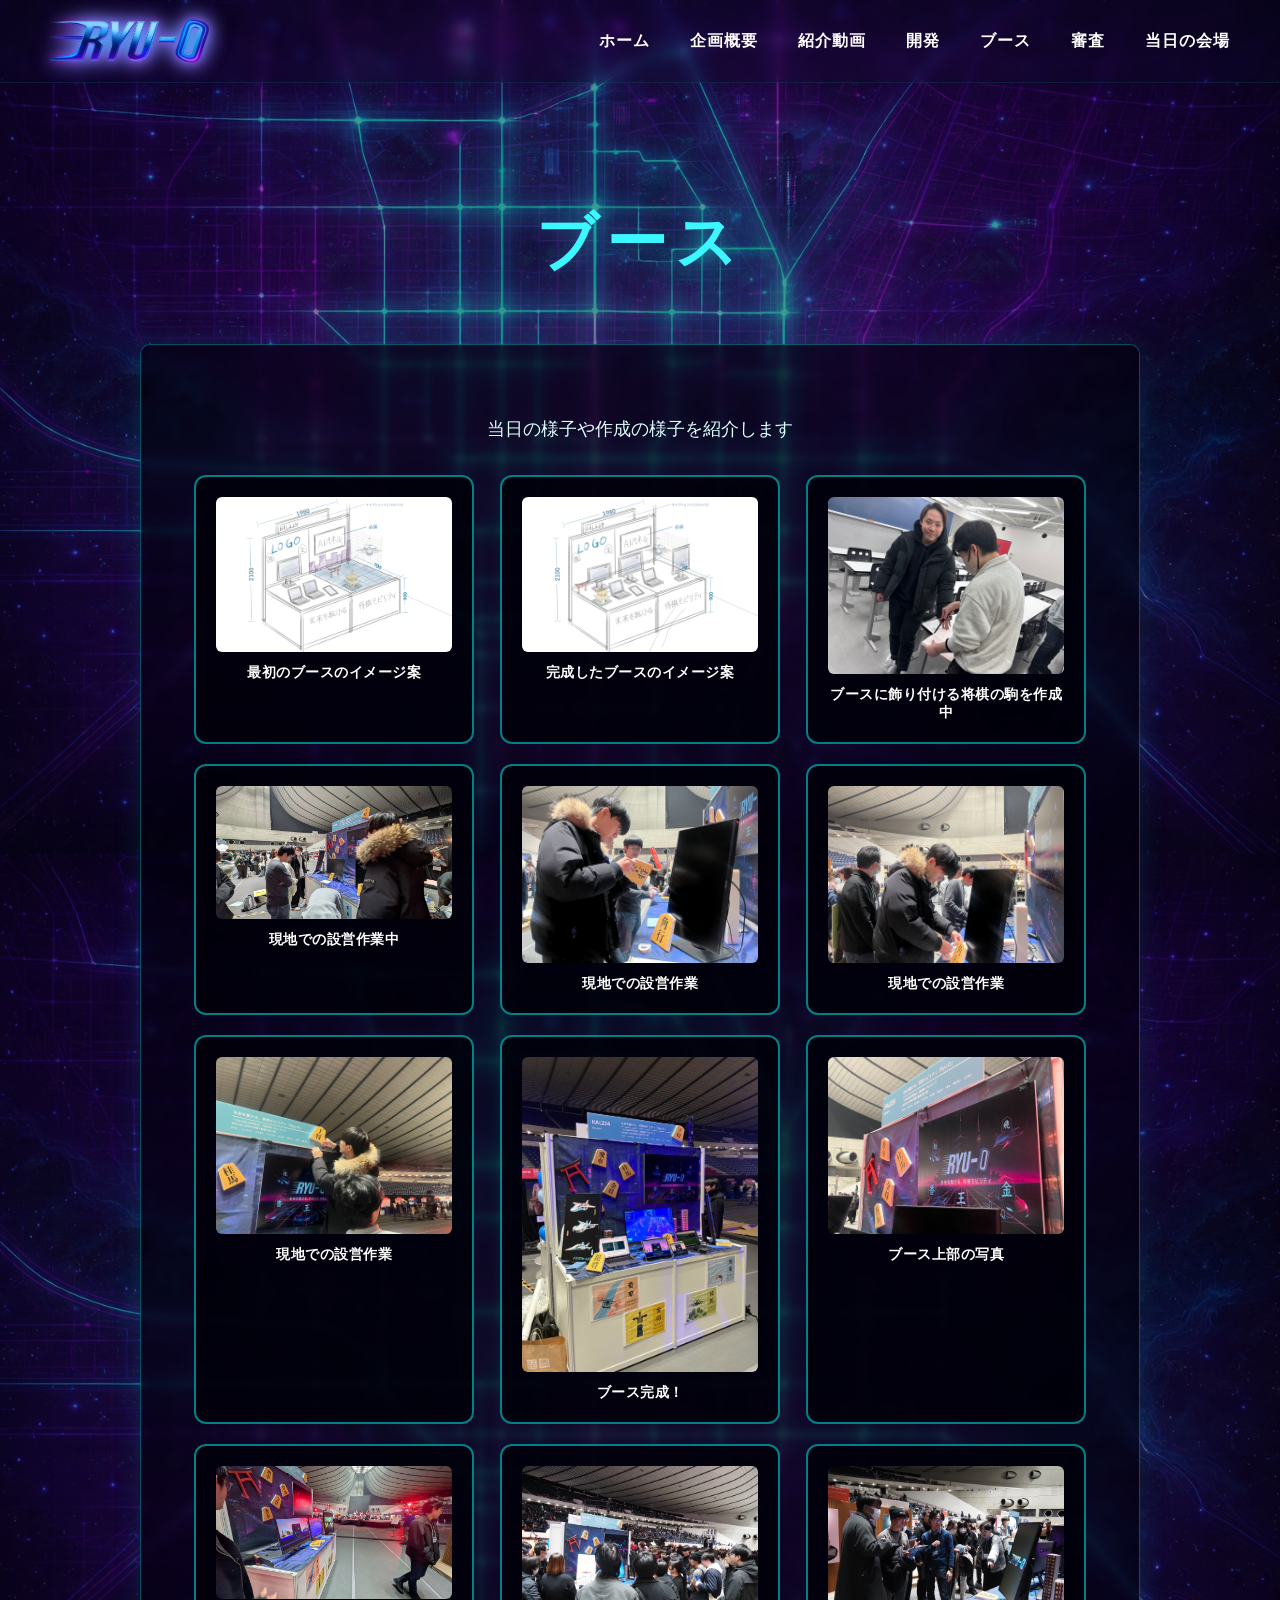
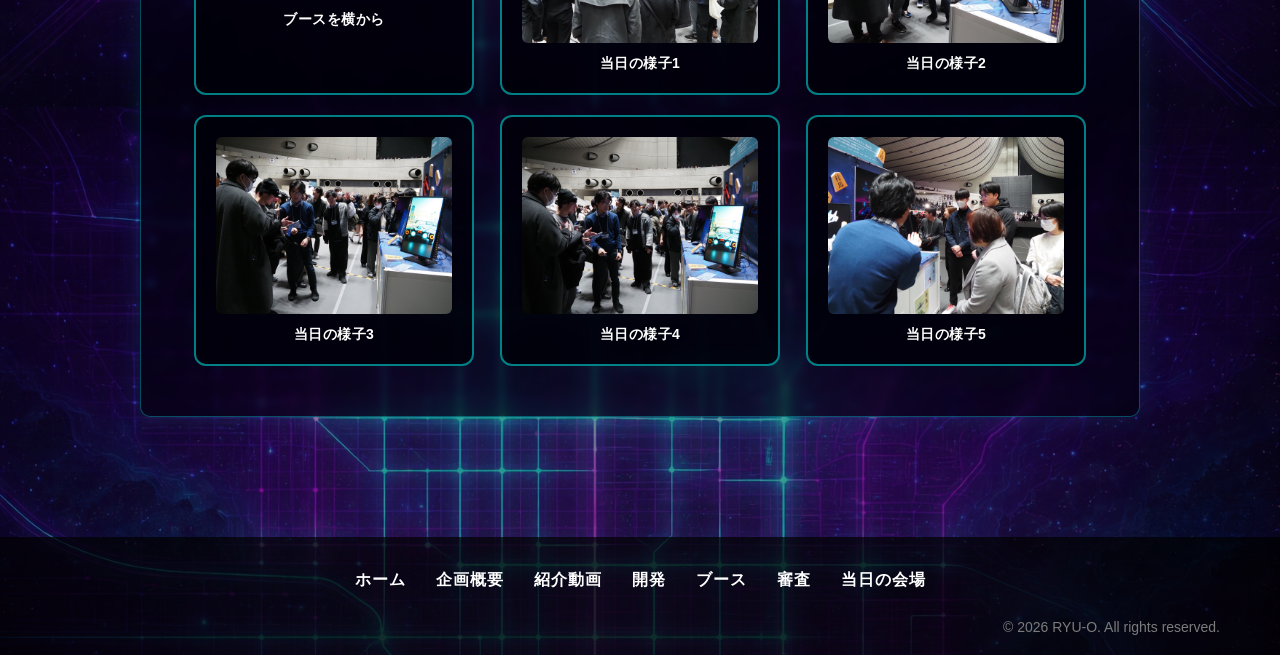
<file: booth.html>
<!DOCTYPE html>
<html lang="ja">
<head>
    <meta charset="UTF-8">
    <meta name="viewport" content="width=device-width, initial-scale=1.0">
    <title>ブースについて</title>
    <link rel="stylesheet" href="styles.css">
    <link rel="stylesheet" href="booth_styles.css">
</head>
<body>
    <header class="nav">
    <div class="nav-logo">
        <img src="img/logo.png" alt="RYU-O Logo" class="logo-img">
    </div>
    <nav>
        <ul>
            <li><a href="index.html">ホーム</a></li>
            <li><a href="Introduction.html">企画概要</a></li>
            <li><a href="movie.html">紹介動画</a></li>
            <li><a href="develop.html">開発</a></li>
            <li><a href="booth.html">ブース</a></li>
            <li><a href="review.html">審査</a></li>
            <li><a href="venue.html">当日の会場</a></li>
        </ul>
    </nav>
    </header>

    <section class="booth-section">
        <h3 style="font-family: 'Bebas Neue'; font-size: clamp(2.5rem, 5vw, 3.8rem); letter-spacing: 8px; color: var(--neon-cyan); margin-bottom: 60px; text-shadow: 0 0 20px rgba(60,247,255,0.3);color: #3cf7ff">
      ブース
    </h3>
        <div class="booth-content-box">
            <!-- <h2>ブースについて</h2> -->
            <p class="booth-lead">当日の様子や作成の様子を紹介します</p>

            <div class="booth-gallery">
                <div class="booth-card">
                    <img src="booth_img/1st_image.jpg" alt="当初のイメージ図">
                    <div class="booth-card-caption">最初のブースのイメージ案</div>
                </div>

                <div class="booth-card">
                    <img src="booth_img/last_image.png" alt="完成したブースのイメージ図">
                    <div class="booth-card-caption">完成したブースのイメージ案</div>
                </div>

                <div class="booth-card">
                    <img src="booth_img/sakusei1.jpg" alt="将棋の駒を作成中">
                    <div class="booth-card-caption">ブースに飾り付ける将棋の駒を作成中</div>
                </div>

                <div class="booth-card">
                    <img src="booth_img/honnban_sakusei.jpg" alt="現地での設営作業">
                    <div class="booth-card-caption">現地での設営作業中</div>
                </div>

                <div class="booth-card">
                    <img src="booth_img/honnban_sakusei2.jpg" alt="現地での設営作業２">
                    <div class="booth-card-caption">現地での設営作業</div>
                </div>

                <div class="booth-card">
                    <img src="booth_img/honnban_sakusei3.jpg" alt="現地での設営作業３">
                    <div class="booth-card-caption">現地での設営作業</div>
                </div>

                <div class="booth-card">
                    <img src="booth_img/honnban_sakusei4.jpg" alt="現地での設営作業４">
                    <div class="booth-card-caption">現地での設営作業</div>
                </div>

                <div class="booth-card">
                    <img src="booth_img/kannsei_image.jpg" alt="ブース完成写真">
                    <div class="booth-card-caption">ブース完成！</div>
                </div>

                <div class="booth-card">
                    <img src="booth_img/tennzi_ue.jpg" alt="ブース上部の写真">
                    <div class="booth-card-caption">ブース上部の写真</div>
                </div>
                <div class="booth-card">
                    <img src="booth_img/tennzi_yoko.jpg" alt="ブースの横からの写真">
                    <div class="booth-card-caption">ブースを横から</div>
                </div>
                <div class="booth-card">
                    <img src="booth_img/touzitu_1.JPG" alt="当日の様子写真">
                    <div class="booth-card-caption">当日の様子1</div>
                </div>
                <div class="booth-card">
                    <img src="booth_img/touzitu_2.JPG" alt="当日の様子２">
                    <div class="booth-card-caption">当日の様子2</div>
                </div>
                <div class="booth-card">
                    <img src="booth_img/touzitu_3.JPG" alt="当日の様子３">
                    <div class="booth-card-caption">当日の様子3</div>
                </div>
                <div class="booth-card">
                    <img src="booth_img/touzitu_4.JPG" alt="当日の様子４">
                    <div class="booth-card-caption">当日の様子4</div>
                </div>
                <div class="booth-card">
                    <img src="booth_img/touzitu_5.JPG" alt="当日の様子５">
                    <div class="booth-card-caption">当日の様子5</div>
                </div>
                

            </div>
        </div>
    </section>
    <footer>
       
        <div class="footer-nav">
            <nav>
                <ul>
                    <li><a href="index.html" class="footer-link">ホーム</a></li>
                    <li><a href="Introduction.html">企画概要</a></li>
                    <li><a href="movie.html" class="footer-link">紹介動画</a></li>
                    <li><a href="develop.html" class="footer-link">開発</a></li>
                    <li><a href="booth.html" class="footer-link">ブース</a></li>
                    <li><a href="review.html" class="footer-link">審査</a></li>
                    <li><a href="venue.html" class="footer-link">当日の会場</a></li>
                </ul>
            </nav>
        </div>
        <div class="copylight">&copy; 2026 RYU-O. All rights reserved.</div>
    </footer>

    <script src="script.js"></script>
</body>
</html>
</file>
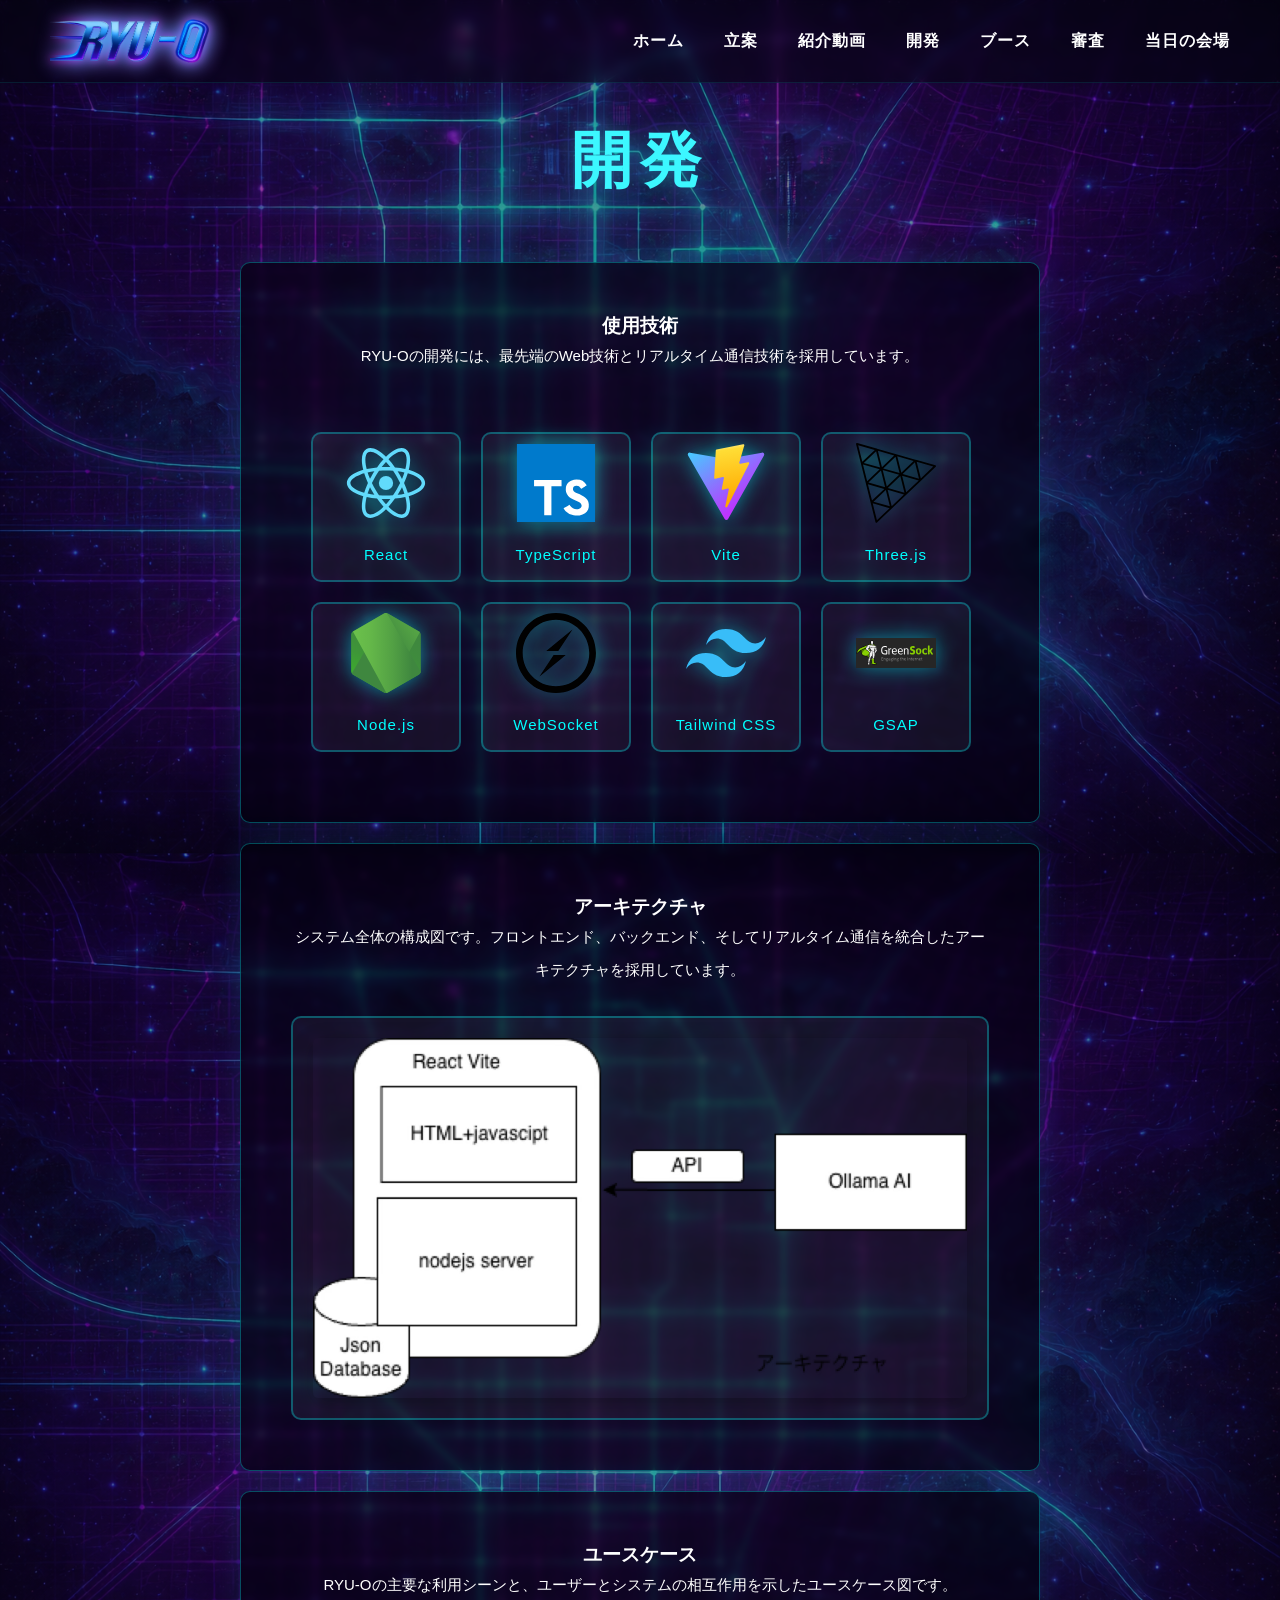
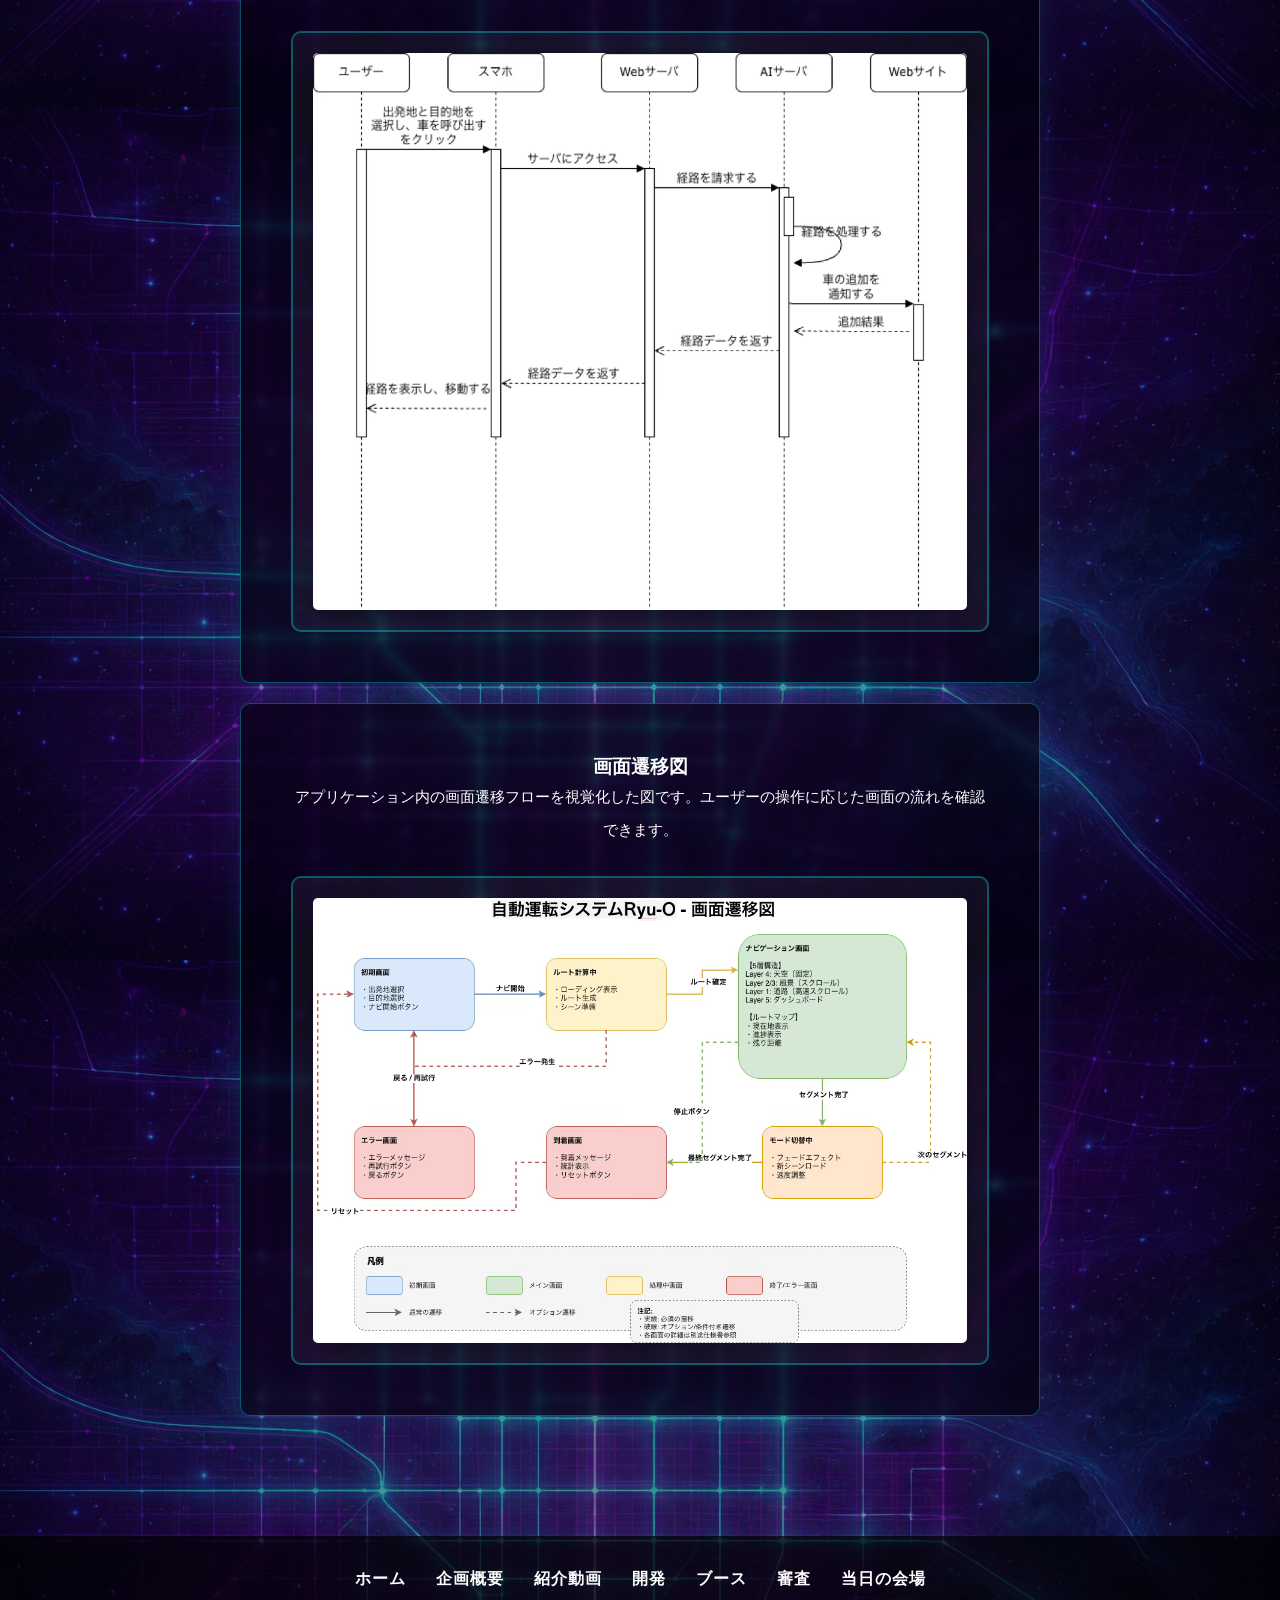
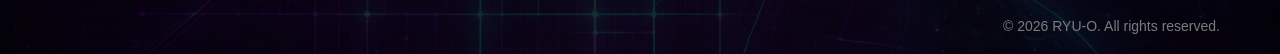
<file: develop.html>
<!DOCTYPE html>
<html lang="ja">
<head>
    <meta charset="UTF-8">
    <meta name="viewport" content="width=1440">
    <title>開発 - RYU-O</title>
    <link rel="stylesheet" href="styles.css">
    <link rel="stylesheet" href="develop.css">
    <script src="script.js"></script>
</head>

<body>
    <header class="nav">
    <div class="nav-logo">
        <img src="img/logo.png" alt="RYU-O Logo" class="logo-img">
    </div>
    <nav>
        <ul>
            <li><a href="index.html">ホーム</a></li>
            <li><a href="Introduction.html">立案</a></li>
            <li><a href="movie.html">紹介動画</a></li>
            <li><a href="develop.html">開発</a></li>
            <li><a href="booth.html">ブース</a></li>
            <li><a href="review.html">審査</a></li>
            <li><a href="venue.html">当日の会場</a></li>
        </ul>
    </nav>
    </header>
    <section class="section">
        <h3 style="font-family: 'Bebas Neue'; font-size: clamp(2.5rem, 5vw, 3.8rem); letter-spacing: 8px; color: var(--neon-cyan); margin-bottom: 60px; text-shadow: 0 0 20px rgba(60,247,255,0.3); color: #3cf7ff">
      開発
    </h3>
        <!-- 使用技術 -->
        <div class="content-box">
            <h3>使用技術</h3>
            <p>
                RYU-Oの開発には、最先端のWeb技術とリアルタイム通信技術を採用しています。
            </p>
            
            <div class="tech-grid">
                <div class="tech-item">
                    <img src="img/develop/logo/react.svg" alt="React" class="tech-logo">
                    <p class="tech-name">React</p>
                </div>
                <div class="tech-item">
                    <img src="img/develop/logo/typescript.svg" alt="TypeScript" class="tech-logo">
                    <p class="tech-name">TypeScript</p>
                </div>
                <div class="tech-item">
                    <img src="img/develop/logo/vite.svg" alt="Vite" class="tech-logo">
                    <p class="tech-name">Vite</p>
                </div>
                <div class="tech-item">
                    <img src="img/develop/logo/threejs.svg" alt="Three.js" class="tech-logo">
                    <p class="tech-name">Three.js</p>
                </div>
                <div class="tech-item">
                    <img src="img/develop/logo/nodejs.svg" alt="Node.js" class="tech-logo">
                    <p class="tech-name">Node.js</p>
                </div>
                <div class="tech-item">
                    <img src="img/develop/logo/websocket.svg" alt="WebSocket" class="tech-logo">
                    <p class="tech-name">WebSocket</p>
                </div>
                <div class="tech-item">
                    <img src="img/develop/logo/tailwind.svg" alt="Tailwind CSS" class="tech-logo">
                    <p class="tech-name">Tailwind CSS</p>
                </div>
                <div class="tech-item">
                    <img src="img/develop/logo/gsap.svg" alt="GSAP" class="tech-logo">
                    <p class="tech-name">GSAP</p>
                </div>
            </div>
        </div>

        <!-- アーキテクチャ -->
        <div class="content-box">
            <h3>アーキテクチャ</h3>
            <p>
                システム全体の構成図です。フロントエンド、バックエンド、そしてリアルタイム通信を統合したアーキテクチャを採用しています。
            </p>
            <div class="diagram-container">
                <img src="img/develop/1.png" alt="アーキテクチャ図" class="diagram-img">
            </div>
        </div>

        <!-- ユースケース -->
        <div class="content-box">
            <h3>ユースケース</h3>
            <p>
                RYU-Oの主要な利用シーンと、ユーザーとシステムの相互作用を示したユースケース図です。
            </p>
            <div class="diagram-container">
                <img src="img/develop/2.png" alt="ユースケース図" class="diagram-img">
            </div>
        </div>

        <!-- 画面遷移図 -->
        <div class="content-box">
            <h3>画面遷移図</h3>
            <p>
                アプリケーション内の画面遷移フローを視覚化した図です。ユーザーの操作に応じた画面の流れを確認できます。
            </p>
            <div class="diagram-container">
                <img src="img/develop/3.png" alt="画面遷移図" class="diagram-img">
            </div>
        </div>

    </section>
    <footer>
        
        <div class="footer-nav">
            <nav>
                <ul>
                    <li><a href="index.html" class="footer-link">ホーム</a></li>
                    <li><a href="Introduction.html">企画概要</a></li>
                    <li><a href="movie.html" class="footer-link">紹介動画</a></li>
                    <li><a href="develop.html" class="footer-link">開発</a></li>
                    <li><a href="booth.html" class="footer-link">ブース</a></li>
                    <li><a href="review.html" class="footer-link">審査</a></li>
                    <li><a href="venue.html" class="footer-link">当日の会場</a></li>
                </ul>
            </nav>
        </div>
        <div class="copylight">&copy; 2026 RYU-O. All rights reserved.</div>
    </footer>

</body>
</html>
</file>
<file: styles.css>
@charset "UTF-8";

/* Reset */
* {
    margin: 0;
    padding: 0;
    box-sizing: border-box;
}

body {
    /*background-color: #050510;  画像読み込み前のデフォルト色（非常に暗い紺色） */
    
    /* ▼▼▼ 背景画像を適用（背景ファイル名を確認してください） ▼▼▼ */
    background-image: url('img/bg.png');
    background-color: rgba(0, 0, 0, 0.5); /* 黒の半透明 */
    background-repeat: repeat-y; /* 縦方向に繰り返す */
    background-position: center top; /* 中央上部を基準 */
    background-size: 100% auto; /* 幅をコンテナに合わせて拡大縮小 */
    /* ▲▲▲▲▲▲▲▲▲▲▲▲▲▲▲▲▲▲▲▲▲▲▲▲▲▲ */

    color: #fff;
    /* 英文はOrbitron、日本語はDotGothic16を優先適用 */
    font-family: 'Orbitron', 'DotGothic16', sans-serif;
    overflow-x: hidden;
    width: 100%;
    max-width: 1440px; /* 最大幅を指定してレイアウトを崩さない */
    margin: 0 auto;
    position: relative;
}
body::before {
  content: "";
  position: absolute;
  top: 0;
  left: 0;
  width: 100%;
  height: 100%;
  background-color: rgba(0, 0, 0, 0.4); /* 黒の半透明 */
  pointer-events: none; 
  z-index: 0;
}
/* tech-row: テキストと画像を1:1で横並びにするラッパー */

.tech-row {
    display: flex;
    width: 100%;
    gap: 40px;
    align-items: center;
}
.tech-text {
    flex: 1;
}
.tech-images {
    flex: 1;
    display: flex;
    justify-content: center;
    align-items: center;
    flex-direction: column;
}


/* Common Utilities */
.common-utility {
    width: 100%;
    max-width: 480px; /* 必要に応じて画像の最大幅を調整 */
    font-family: 'Orbitron', sans-serif;
    text-transform: uppercase;
    text-shadow:
        0 0 5px rgba(255, 255, 255, 0.8),
        0 0 10px rgba(0, 255, 255, 0.5),
        0 0 20px rgba(0, 255, 255, 0.3);
    letter-spacing: 2px;
}


/* Side-by-side helper: 文字の隣に画像を配置する汎用クラス */
.side-by-side {
    display: flex;
    align-items: center;
    gap: 24px;
}
.side-by-side .side-text {
    flex: 1 1 auto;
}
.side-by-side .side-image {
    flex: 0 0 320px; /* 画像の基本幅 */
}
.side-by-side .side-image img {
    width: 100%;
    height: auto;
    display: block;
}

/* Navigation */
.nav {
    width: 100%;
    max-width: 1440px; /* コンテナ幅に合わせて中央揃え */
    padding: 25px 50px;
    font-family: 'Orbitron', sans-serif;
    position: fixed;
    top: 0;
    z-index: 100;
    display: flex;
    justify-content: space-between;
    align-items: center;
    background: rgba(5, 5, 16, 0.5); /* 背景が見えるように半透明に調整 */
    backdrop-filter: blur(5px);
    border-bottom: 1px solid rgba(0, 255, 255, 0.1);
}

/* ロゴ画像コンテナ */
.nav-logo {
    display: flex;
    align-items: center;
    height: 32px;
}

/* ロゴ画像スタイル */
.logo-img {
    height: 140%;
    width: auto;
    /* ロゴ画像にネオン効果を追加 */
    filter: drop-shadow(0 0 10px #00ffff) drop-shadow(0 0 5px #ff00ff);
}

.nav ul {
    list-style: none;
    display: flex;
    gap: 40px;
}

.nav ul li a {
    color: #fff;
    text-decoration: none;
    font-size: 16px;
    font-weight: 700;
    letter-spacing: 1px;
    transition: 0.3s;
}

.nav ul li a:hover {
    color: #00ffff;
    text-shadow: 0 0 8px #00ffff;
}

/* Hero Section */
.hero {
    width: 100%;
    margin-top: 0; /* ページトップに配置 */
    position: relative;
    top: 0;
    /* 必要に応じてナビゲーションの高さ分だけ余白を追加してください（例: padding-top: 80px;） */
}

.hero-img {
    width: 100%;
    display: block;
    /* ヘッダー画像が背景と自然に混ざるように下部グラデーションマスク処理 */
    mask-image: linear-gradient(to bottom, black 80%, transparent 100%);
    -webkit-mask-image: linear-gradient(to bottom, black 80%, transparent 100%);
}

/* Section Common Style */
.section {
    width: 100%;
    padding: 120px 0;
    text-align: center;
    position: relative;
    /* ▼▼▼ 背景の途切れ防止：body背景を使用するため、個別セクション背景は削除 ▼▼▼ */
    background: none !important;
}

.section h2 {
    font-size: 56px;
    font-weight: 700;
    margin-bottom: 60px;
    color: #fff;
}


/* 横に流れるコンテンツ*/
.view-port {
    overflow: hidden;
    width: 100%;
    padding: 20px 0;
    margin-right: 20px;
}

.drive-container {
    display: flex;
    width: max-content;
}

.drive-container:hover {
    animation-play-state: paused; /* マウスが乗ったら停止 */
    cursor: pointer;             /* 指マークにするとクリックできることが伝わりやすい */
}

/* アニメーション自体の設定 */
.is-animation {
    animation: loop-scroll 20s linear infinite;
}

@keyframes loop-scroll {
    from { transform: translateX(0); }
    to { transform: translateX(-50%); } /* JSで2倍に増やすので-50%で完結 */
}

.drive-card {
    flex-shrink: 0;
    width: 200px;
    margin: 0 10px;
    /* ここにカードのデザイン（背景色や枠線など）を追加 */
}

/* ポップアップ外枠（背景：画面全体を覆う） */
.modal-overlay {
    display: none; /* 初期状態は非表示 */
    position: fixed;
    top: 0;
    left: 0;
    width: 100%;
    height: 100%;
    background: rgba(0, 0, 0, 0.85); /* 少し暗めの背景 */
    z-index: 9999; /* 一番手前に表示 */
    
    /* 真ん中に配置するための設定 */
    justify-content: center;
    align-items: center;
}

/* ポップアップの中身（ここを80%にする） */
.modal-content {
    position: relative;
    width: 80%;  /* 画面横幅の80% */
    height: 80%; /* 画面高さの80% */
    padding: 20px;
    border-radius: 15px;
    box-shadow: 0 0 20px rgba(0,0,0,0.5);
    
    /* 中の画像を中央に寄せる */
    display: flex;
    flex-direction: column;
    justify-content: center;
    align-items: center;
}

/* ポップアップ内の画像 */
.modal-content img {
    max-width: 100%;  /* 枠からはみ出さない */
    max-height: 100%; /* 枠からはみ出さない */
    object-fit: contain; /* 縦横比を維持して枠内に収める */
    border-radius: 8px;
}

/* 閉じるボタンの位置調整 */
.close-btn {
    position: absolute;
    top: 10px;
    right: 20px;
    font-size: 40px;
    color: #fff;
    cursor: pointer;
    line-height: 1;
}

/* 可読性のためのコンテンツボックススタイル */
.content-box {
    max-width: 800px;
    margin: 0 auto;
    background: rgba(0, 0, 10, 0.6);
    padding: 50px;
    border: 1px solid rgba(0, 255, 255, 0.3);
    box-shadow: 0 0 30px rgba(0, 255, 255, 0.1);
    backdrop-filter: blur(3px);
    border-radius: 10px;
}

.section p {
    font-size: 20px;
    line-height: 2.2;
    font-weight: 400;
}

/* INTRO */
.intro h3 {
    font-size: 28px;
    margin-bottom: 30px;
    color: #00ffff;
}

.highlight {
    color: #00ffff;
    font-weight: bold;
    text-shadow: 0 0 10px rgba(0,255,255,0.4);
}

/* Technology */
.tech-container {
    display: flex;
    flex-wrap: wrap; /* 小さい画面で折り返す */
    justify-content: center;
    align-items: flex-start;
    background: rgba(0, 0, 10, 0.6);
    padding: 50px;
    border: 1px solid rgba(0, 255, 255, 0.3);
    box-shadow: 0 0 30px rgba(0, 255, 255, 0.1);
    backdrop-filter: blur(3px);
    border-radius: 10px;
    gap: 0px;
    max-width: 800px; /* 広めにして中央のテキストを広げられるように */
    margin: 0 auto;
    text-align: left;
}

.city-run {
    margin-bottom: 80px;
}

/* レスポンシブ: 狭い画面では横並びを縦並びに切替 */
@media (max-width: 900px) {
    .side-by-side,
    .tech-container {
        flex-direction: column;
        gap: 20px;
        align-items: center;
        text-align: center;
    }
    .side-by-side .side-image {
        flex: none;
        width: 80%;
    }
    .tech-images img {
        width: 100%;
    }
    .tech-row {
        flex-direction: column;
        gap: 20px;
        align-items: center;
    }
    .tech-left,
    .tech-right {
        flex: none;
        width: 80%;
    }
    .tech-left img,
    .tech-right img {
        width: 100%;
        transform: none; /* モバイルでは重なり解除 */
        position: static;
    }
    .tech-text {
        max-width: 100%;
        padding: 24px;
        background: rgba(0,0,0,0.6);
    }
}
.tech-row {
    display: flex;
    align-items: center;
    justify-content: center;
    gap: 40px;
    width: 100%;
    position: relative; /* 重なりの基準 */
}

.tech-left,
.tech-right {
    flex: 0 0 320px;
    display: flex;
    flex-direction: column;
    gap: 20px;
    overflow: visible; /* 画像を外にはみ出させる */
}

.tech-left img,
.tech-right img {
    width: 140%; /* 大きめにして中央へはみ出させる */
    height: auto;
    object-fit: contain;
    filter: drop-shadow(0 0 12px rgba(0,255,255,0.45));
    position: relative;
    z-index: 1; /* テキストより下に配置 */
    transition: transform 0.35s, filter 0.35s;
}
.tech-left img { transform: translateX(22px); }
.tech-right img { transform: translateX(-22px); }

.tech-text {
    flex: 1 1 560px; /* 中央を広く取る */
    max-width: 720px;
    padding: 40px 48px;
    text-align: center;
    position: relative;
    z-index: 2; /* 画像より前面に表示 */
}

.phone-text {
    flex: 1 1 560px; /* 中央を広く取る */
    max-width: 720px;
    padding: 0px 48px 0px 0px;
    text-align: center;
    position: relative;
    z-index: 2; /* 画像より前面に表示 */
    margin-left: -60px; /* 左側に移動 */
}

.tech-title {
    font-size: 36px;
    margin-bottom: 10px;
    font-family: 'DotGothic16', sans-serif;
}

.tech-line {
    width: 100%;
    height: 2px;
    background: linear-gradient(90deg, #00ffff, transparent);
    margin-bottom: 40px;
    box-shadow: 0 0 10px #00ffff;
}

.tech-images {
    flex: 1;
    position: absolute;
    right: 0; /* 右側に配置 */
    top: 60%; /* 垂直中央 */
    transform: translateY(-20%); /* 上下中央に調整 */
    flex-direction: column;
    gap: 30px;
    /* position: relative; */
}

.tech-images img {
    width: 100%;         /* 親要素の幅いっぱいに広げる */
    max-width: 300px;    /* ただし、400px以上には巨大化させない */
    height: auto;        /* 高さは自動で比率を維持 */
    display: block;      /* 画像の下の微妙な隙間を消す */
    margin: 30px auto;
    filter: drop-shadow(0 0 8px rgba(0,255,255,0.5));
}

.view-port {
    width: 100%;
    padding: 20px 0;
    margin-top: 50px;
}

.drive-card {
    width: 320px;
    background: rgba(0, 0, 10, 0.7);
    padding: 40px 20px;
    border-radius: 12px;
    border: 2px solid #fff;
    transition: all 0.3s ease;
    backdrop-filter: blur(5px);
    text-align: center;
}

.drive-card:hover {
    transform: translateY(-15px);
}

.card-icon img {
    width: 100%;
    height: 160px;
    object-fit: contain;
    margin-bottom: 30px;
    filter: drop-shadow(0 0 10px currentColor);
}

.drive-card p {
    font-size: 26px;
    font-weight: 700;
    margin-bottom: 10px;
    font-family: 'DotGothic16', sans-serif;
}

.sub-text {
    font-size: 14px;
    color: #ccc;
    letter-spacing: 2px;
    font-family: 'Orbitron', sans-serif;
    display: block;
}

/* Mode Colors (Neon Effects) */
.mode-cyan {
    border-color: #00ffff;
    box-shadow: 0 0 20px rgba(0, 255, 255, 0.4), inset 0 0 20px rgba(0, 255, 255, 0.1);
}
.mode-cyan .card-icon { color: #00ffff; }
.mode-cyan p { color: #00ffff; text-shadow: 0 0 10px #00ffff; }

.mode-magenta {
    border-color: #ff00ff;
    box-shadow: 0 0 20px rgba(255, 0, 255, 0.4), inset 0 0 20px rgba(255, 0, 255, 0.1);
}
.mode-magenta .card-icon { color: #ff00ff; }
.mode-magenta p { color: #ff00ff; text-shadow: 0 0 10px #ff00ff; }

.mode-purple {
    border-color: #bd00ff;
    box-shadow: 0 0 20px rgba(189, 0, 255, 0.4), inset 0 0 20px rgba(189, 0, 255, 0.1);
}
.mode-purple .card-icon { color: #bd00ff; }
.mode-purple p { color: #bd00ff; text-shadow: 0 0 10px #bd00ff; }


/* Smartphone Section */
.tech-line-center {
    width: 200px;
    height: 3px;
    background: #fff;
    margin: 0 auto 60px auto;
    box-shadow: 0 0 15px #fff, 0 0 5px #00ffff;
}

.phone-wrapper {
    display: flex;
    justify-content: center;
    align-items: center;
    gap: 100px;
}

.phone-text {
    text-align: center;
    font-family: 'DotGothic16', sans-serif;
}

.highlight-cyan {
    color: #00ffff;
    font-weight: bold;
    text-shadow: 0 0 10px rgba(0,255,255,0.6);
}

.phone-img {
    width: 320px;
    filter: drop-shadow(0 0 30px rgba(0, 150, 255, 0.6));
    /* transform: rotate(-5deg); */
}

/* Footer Visual */

footer {
    width: 100%;
    background-color: rgba(0, 0, 0, 0.7); /* opacityの代わりにrgbaを使う */;
    display: flex;
    flex-direction: column;
    padding: 25px 10px 10px;
}
.footer-logo {
    display: flex;
    align-items: center;
    margin-top: 20px;
    margin-bottom: 30px;
    margin-left: 50px;
    width: 130px;
    height: 30px;
}

.footer-nav {
    display: flex;
    justify-content: center;
    align-items: center;
    gap: 0 1.5em;
    list-style-type: none;
    margin-bottom: 20px;
    padding: .5em;
    z-index: 100;
}
/* .footer-link{
    color: #fff;
    font-weight: 200;
    text-decoration: none;
} */
.footer-nav ul {
    display: flex;
    justify-content: center;
    font-family: 'Orbitron', sans-serif;
    color: #fff;
    gap: 30px;
    list-style: none!important;
}
.footer-nav ul li a {
    color: #fff;
    text-decoration: none;
    font-size: 16px;
    font-weight: 700;
    letter-spacing: 1px;
    transition: 0.3s;
}
.footer-nav ul li a:hover {
    color: #00ffff;
    text-shadow: 0 0 8px #00ffff;
}
.copylight {
    font-size: 14px;
    color: #ccc;
    margin-right: 50px;
    margin-bottom: 10px;
    text-align: right;
}
</file>
<file: booth_styles.css>
@charset "UTF-8";

/* Booth Page Styles */

/* Booth nav override */
.booth-nav {
    width: 100%;
    max-width: 1440px;
    padding: 25px 50px;
    position: fixed;
    top: 0;
    z-index: 100;
    display: flex;
    justify-content: space-between;
    align-items: center;
    background: rgba(5, 5, 16, 0.5);
    backdrop-filter: blur(5px);
    border-bottom: 1px solid rgba(0, 255, 255, 0.1);
}

.booth-nav-logo {
    display: flex;
    align-items: center;
    height: 32px;
}

.booth-nav-logo img {
    height: 140%;
    width: auto;
    filter: drop-shadow(0 0 10px #00ffff) drop-shadow(0 0 5px #ff00ff);
}

.booth-nav ul {
    list-style: none;
    display: flex;
    gap: 40px;
}

.booth-nav ul li a {
    color: #fff;
    text-decoration: none;
    font-size: 16px;
    font-weight: 700;
    letter-spacing: 1px;
    transition: 0.3s;
}

.booth-nav ul li a:hover {
    color: #00ffff;
    text-shadow: 0 0 8px #00ffff;
}

/* Booth section */
.booth-section {
    width: 100%;
    padding: 120px 0;
    text-align: center;
    position: relative;
    background: none !important;
    margin-top: 82px;
}

.booth-content-box {
    max-width: 1000px;
    margin: 0 auto;
    padding: 50px;
    background: rgba(0, 0, 10, 0.6);
    border: 1px solid rgba(0, 255, 255, 0.3);
    box-shadow: 0 0 30px rgba(0, 255, 255, 0.1);
    backdrop-filter: blur(3px);
    border-radius: 10px;
}

.booth-content-box h2 {
    font-size: 56px;
    font-weight: 700;
    margin-bottom: 20px;
    color: #fff;
}

.booth-lead {
    font-size: 18px;
    color: #dff;
    line-height: 1.8;
    margin-top: 18px;
    font-family: 'DotGothic16', sans-serif;
}

/* Gallery grid for booth items */
.booth-gallery {
    display: grid;
    grid-template-columns: repeat(auto-fit, minmax(240px, 1fr));
    gap: 20px;
    margin-top: 30px;
    justify-items: center;
}

.booth-card {
    flex-shrink: 0;
    width: 100%;
    max-width: 280px;
    background: rgba(0, 0, 10, 0.7);
    padding: 20px;
    border-radius: 12px;
    border: 2px solid rgba(0, 255, 255, 0.5);
    transition: all 0.3s ease;
    backdrop-filter: blur(5px);
    text-align: center;
    cursor: pointer;
}

.booth-card:hover {
    border-color: #00ffff;
    box-shadow: 0 0 20px rgba(0, 255, 255, 0.3);
    transform: translateY(-4px);
}

.booth-card img {
    width: 100%;
    height: auto;
    border-radius: 6px;
    margin-bottom: 12px;
    display: block;
}

.booth-card-caption {
    color: #fff;
    font-weight: 700;
    font-size: 14px;
    font-family: 'DotGothic16', sans-serif;
    letter-spacing: 0.5px;
}

/* Responsive design */
@media (max-width: 900px) {
    .booth-nav {
        padding: 20px 30px;
        flex-direction: column;
        gap: 15px;
    }

    .booth-nav ul {
        gap: 20px;
    }

    .booth-content-box {
        padding: 30px;
        margin: 0 20px;
    }

    .booth-content-box h2 {
        font-size: 40px;
        margin-bottom: 15px;
    }

    .booth-gallery {
        grid-template-columns: repeat(auto-fit, minmax(200px, 1fr));
        gap: 15px;
    }
}

@media (max-width: 560px) {
    .booth-section {
        padding: 60px 0;
        margin-top: 120px;
    }

    .booth-content-box {
        padding: 20px;
        margin: 0 10px;
    }

    .booth-content-box h2 {
        font-size: 28px;
    }

    .booth-lead {
        font-size: 16px;
    }

    .booth-gallery {
        grid-template-columns: 1fr;
        gap: 12px;
    }

    .booth-card {
        max-width: 100%;
    }
}
</file>
<file: develop.css>
/* Development Page Styles */
.content-box {
    margin-top: 20px;
}

.section p {
    font-size: 15px;
}

.tech-grid {
    display: grid;
    grid-template-columns: repeat(4, 1fr);
    gap: 20px;
    margin-top: 40px;
    padding: 20px;
}

.tech-item {
    width: 150px;
    height: 150px;
    display: flex;
    flex-direction: column;
    align-items: center;
    justify-content: center;
    padding: 8px;
    background: rgba(255, 255, 255, 0.05);
    border: 2px solid rgba(0, 255, 255, 0.3);
    border-radius: 10px;
    transition: all 0.3s ease;
}

.tech-item:hover {
    background: rgba(255, 255, 255, 0.1);
    border-color: rgba(0, 255, 255, 0.6);
    transform: translateY(-5px);
    box-shadow: 0 10px 30px rgba(0, 255, 255, 0.3);
}

.tech-logo {
    width: 80px;
    height: 80px;
    object-fit: contain;
    margin-bottom: 15px;
    filter: drop-shadow(0 0 10px rgba(0, 255, 255, 0.5));
}

.tech-name {
    /* font-family: 'Orbitron', sans-serif; */
    font-size: 8px;
    font-weight: 700;
    color: #00ffff;
    text-align: center;
    letter-spacing: 1px;
}

.diagram-container {
    margin-top: 30px;
    padding: 20px;
    background: rgba(255, 255, 255, 0.05);
    border: 2px solid rgba(0, 255, 255, 0.3);
    border-radius: 10px;
    display: flex;
    justify-content: center;
    align-items: center;
}

.diagram-img {
    max-width: 100%;
    height: auto;
    border-radius: 5px;
    box-shadow: 0 5px 20px rgba(0, 0, 0, 0.3);
}

/* Responsive Design for Development Page */
@media screen and (max-width: 1200px) {
    .tech-grid {
        grid-template-columns: repeat(3, 1fr);
        gap: 30px;
    }
}

@media screen and (max-width: 768px) {
    .tech-grid {
        grid-template-columns: repeat(2, 1fr);
        gap: 20px;
    }
    
    .tech-logo {
        width: 60px;
        height: 60px;
    }
    
    .tech-name {
        font-size: 14px;
    }
}

@media screen and (max-width: 480px) {
    .tech-grid {
        grid-template-columns: 1fr;
        gap: 15px;
    }
}
</file>
